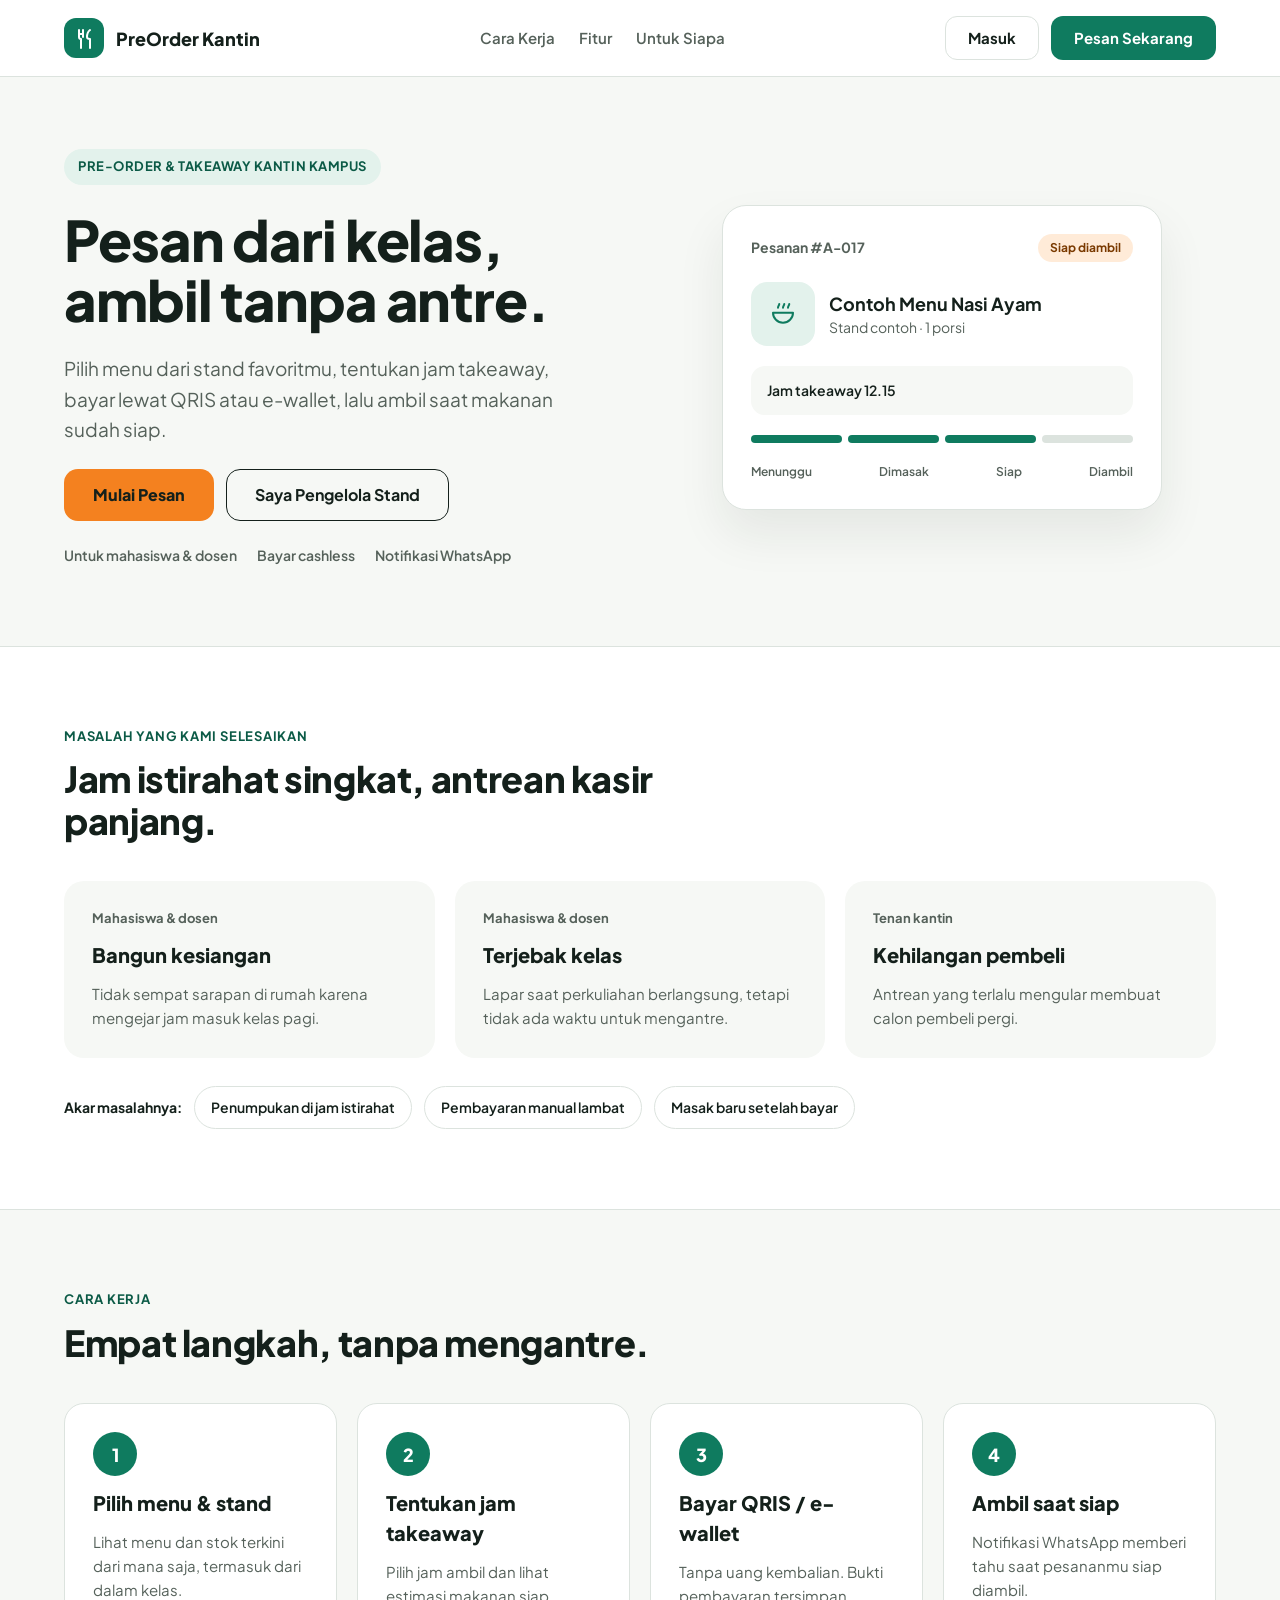
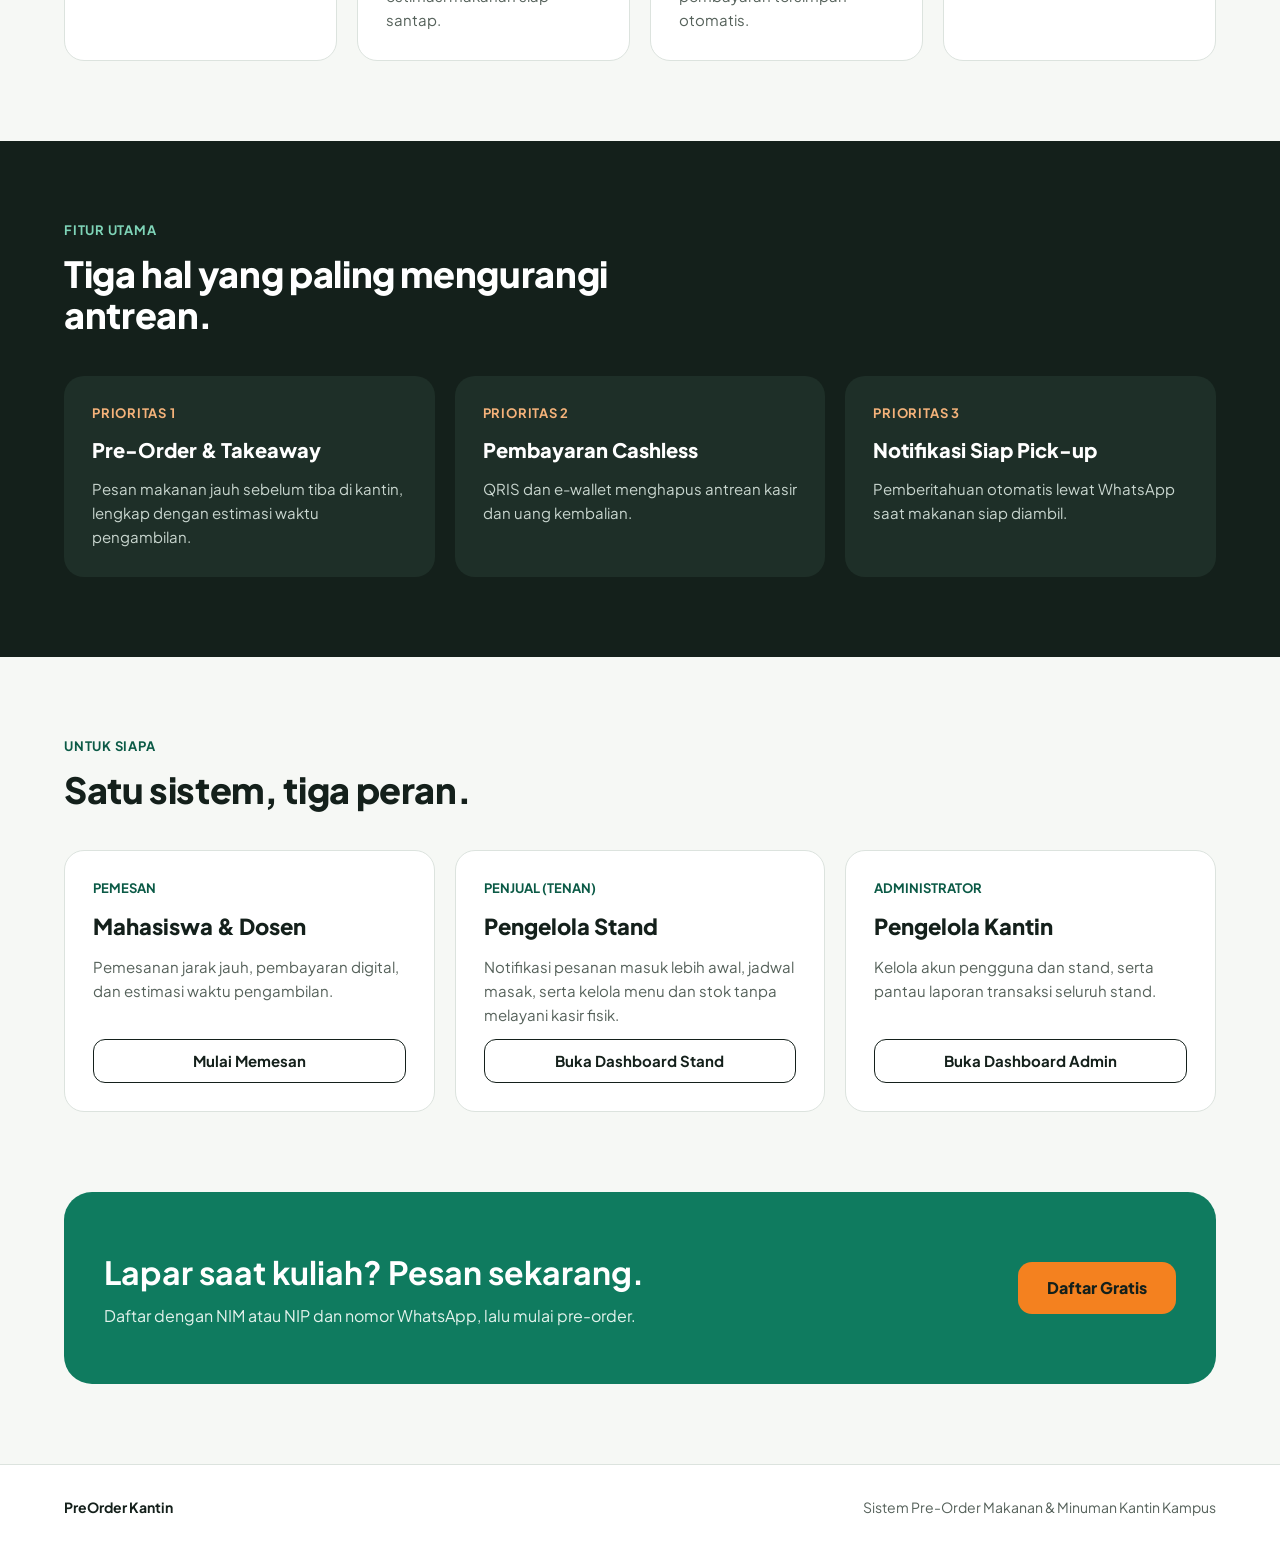
<file: TUGAS UTS WEB APPLICATION/Website-Kantin-PreOrder/index.html>
<!doctype html>
<html lang="id">
<head>
<meta charset="utf-8">
<meta name="viewport" content="width=device-width, initial-scale=1">
<title>PreOrder Kantin - Pesan dari kelas, ambil tanpa antre</title>
<link rel="icon" href="Asset/image/logo.svg">
<link rel="preconnect" href="https://fonts.googleapis.com">
<link href="https://fonts.googleapis.com/css2?family=Plus+Jakarta+Sans:wght@400;500;600;700;800&display=swap" rel="stylesheet">
<link rel="stylesheet" href="Asset/css/style.css">
</head>
<body data-page="beranda">

<header class="nav"><div class="container">
  <a class="brand" href="index.html"><img src="Asset/image/logo.svg" alt="">PreOrder Kantin</a>
  <nav class="nav-links" aria-label="Utama"><a href="#cara">Cara Kerja</a><a href="#fitur">Fitur</a><a href="#peran">Untuk Siapa</a></nav>
  <div class="nav-actions"><a class="btn btn-outline" href="daftar.html">Masuk</a><a class="btn btn-primary" href="menu.html">Pesan Sekarang</a></div>
</div></header>

<main>
<div class="container hero">
  <div>
    <span class="badge">PRE-ORDER &amp; TAKEAWAY KANTIN KAMPUS</span>
    <h1>Pesan dari kelas, ambil tanpa antre.</h1>
    <p class="lead">Pilih menu dari stand favoritmu, tentukan jam takeaway, bayar lewat QRIS atau e-wallet, lalu ambil saat makanan sudah siap.</p>
    <div class="row"><a class="btn btn-orange btn-lg" href="menu.html">Mulai Pesan</a><a class="btn btn-dark btn-lg" href="tenan.html">Saya Pengelola Stand</a></div>
    <div class="tags"><span>Untuk mahasiswa &amp; dosen</span><span>Bayar cashless</span><span>Notifikasi WhatsApp</span></div>
  </div>
  <div>
    <div class="mock" aria-label="Contoh kartu status pesanan">
      <div style="display:flex;justify-content:space-between;align-items:center"><b class="muted" style="font-size:14px">Pesanan #A-017</b><span class="pill wait">Siap diambil</span></div>
      <div style="display:flex;gap:14px;align-items:center"><div style="padding:17px;background:var(--green-soft);border-radius:16px"><img src="Asset/image/bowl.svg" width="30" height="30" alt=""></div><div><b style="font-size:18px">Contoh Menu Nasi Ayam</b><div class="muted" style="font-size:14px">Stand contoh · 1 porsi</div></div></div>
      <div style="padding:14px 16px;background:var(--bg);border-radius:14px;font-size:14px;font-weight:600">Jam takeaway 12.15</div>
      <div class="progress" style="gap:6px"><div class="on"></div><div class="on"></div><div class="on"></div><div></div></div>
      <div style="display:flex;justify-content:space-between;font-size:12px;font-weight:600;color:var(--muted)"><span>Menunggu</span><span>Dimasak</span><span>Siap</span><span>Diambil</span></div>
    </div>
  </div>
</div>

<section class="section white"><div class="container">
  <div class="kicker">MASALAH YANG KAMI SELESAIKAN</div><h2>Jam istirahat singkat, antrean kasir panjang.</h2>
  <div class="grid grid-3">
    <div class="card soft"><span class="tag">Mahasiswa &amp; dosen</span><h3>Bangun kesiangan</h3><p>Tidak sempat sarapan di rumah karena mengejar jam masuk kelas pagi.</p></div>
    <div class="card soft"><span class="tag">Mahasiswa &amp; dosen</span><h3>Terjebak kelas</h3><p>Lapar saat perkuliahan berlangsung, tetapi tidak ada waktu untuk mengantre.</p></div>
    <div class="card soft"><span class="tag">Tenan kantin</span><h3>Kehilangan pembeli</h3><p>Antrean yang terlalu mengular membuat calon pembeli pergi.</p></div>
  </div>
  <div class="chips"><b style="font-size:14px">Akar masalahnya:</b><span class="chip">Penumpukan di jam istirahat</span><span class="chip">Pembayaran manual lambat</span><span class="chip">Masak baru setelah bayar</span></div>
</div></section>

<section class="section" id="cara"><div class="container">
  <div class="kicker">CARA KERJA</div><h2>Empat langkah, tanpa mengantre.</h2>
  <div class="grid grid-4">
    <div class="card"><div class="num">1</div><h3>Pilih menu &amp; stand</h3><p>Lihat menu dan stok terkini dari mana saja, termasuk dari dalam kelas.</p></div>
    <div class="card"><div class="num">2</div><h3>Tentukan jam takeaway</h3><p>Pilih jam ambil dan lihat estimasi makanan siap santap.</p></div>
    <div class="card"><div class="num">3</div><h3>Bayar QRIS / e-wallet</h3><p>Tanpa uang kembalian. Bukti pembayaran tersimpan otomatis.</p></div>
    <div class="card"><div class="num">4</div><h3>Ambil saat siap</h3><p>Notifikasi WhatsApp memberi tahu saat pesananmu siap diambil.</p></div>
  </div>
</div></section>

<section class="section dark" id="fitur"><div class="container">
  <div class="kicker">FITUR UTAMA</div><h2>Tiga hal yang paling mengurangi antrean.</h2>
  <div class="grid grid-3">
    <div class="card darkc"><span class="tag" style="color:#F4B27A;letter-spacing:.06em">PRIORITAS 1</span><h3>Pre-Order &amp; Takeaway</h3><p>Pesan makanan jauh sebelum tiba di kantin, lengkap dengan estimasi waktu pengambilan.</p></div>
    <div class="card darkc"><span class="tag" style="color:#F4B27A;letter-spacing:.06em">PRIORITAS 2</span><h3>Pembayaran Cashless</h3><p>QRIS dan e-wallet menghapus antrean kasir dan uang kembalian.</p></div>
    <div class="card darkc"><span class="tag" style="color:#F4B27A;letter-spacing:.06em">PRIORITAS 3</span><h3>Notifikasi Siap Pick-up</h3><p>Pemberitahuan otomatis lewat WhatsApp saat makanan siap diambil.</p></div>
  </div>
</div></section>

<section class="section" id="peran"><div class="container">
  <div class="kicker">UNTUK SIAPA</div><h2>Satu sistem, tiga peran.</h2>
  <div class="grid grid-3">
    <div class="card"><span class="tag" style="color:var(--green-dark)">PEMESAN</span><h3 style="font-size:22px">Mahasiswa &amp; Dosen</h3><p style="flex:1">Pemesanan jarak jauh, pembayaran digital, dan estimasi waktu pengambilan.</p><a class="btn btn-dark" href="menu.html">Mulai Memesan</a></div>
    <div class="card"><span class="tag" style="color:var(--green-dark)">PENJUAL (TENAN)</span><h3 style="font-size:22px">Pengelola Stand</h3><p style="flex:1">Notifikasi pesanan masuk lebih awal, jadwal masak, serta kelola menu dan stok tanpa melayani kasir fisik.</p><a class="btn btn-dark" href="tenan.html">Buka Dashboard Stand</a></div>
    <div class="card"><span class="tag" style="color:var(--green-dark)">ADMINISTRATOR</span><h3 style="font-size:22px">Pengelola Kantin</h3><p style="flex:1">Kelola akun pengguna dan stand, serta pantau laporan transaksi seluruh stand.</p><a class="btn btn-dark" href="admin.html">Buka Dashboard Admin</a></div>
  </div>
</div></section>

<div class="container" style="padding-bottom:80px"><div class="cta">
  <div><h2>Lapar saat kuliah? Pesan sekarang.</h2><p>Daftar dengan NIM atau NIP dan nomor WhatsApp, lalu mulai pre-order.</p></div>
  <a class="btn btn-orange btn-lg" href="daftar.html">Daftar Gratis</a>
</div></div>
</main>

<footer class="footer"><div class="container"><b style="color:var(--ink)">PreOrder Kantin</b><span>Sistem Pre-Order Makanan &amp; Minuman Kantin Kampus</span></div></footer>
<script src="Asset/js/data.js"></script>
<script src="Asset/js/app.js"></script>
</body>
</html>
</file>
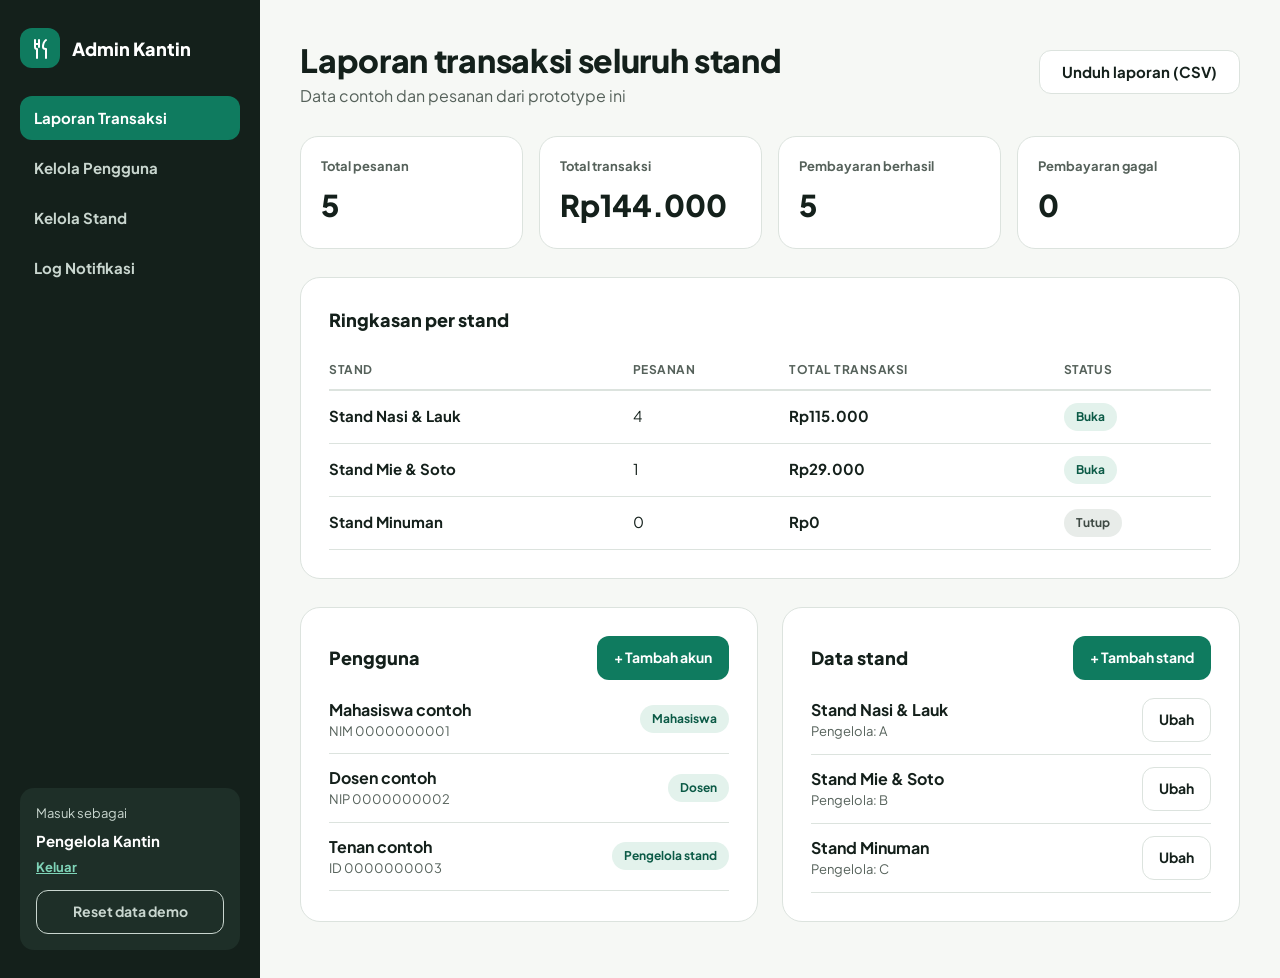
<file: TUGAS UTS WEB APPLICATION/Website-Kantin-PreOrder/admin.html>
<!doctype html>
<html lang="id">
<head>
<meta charset="utf-8">
<meta name="viewport" content="width=device-width, initial-scale=1">
<title>Dashboard Pengelola Kantin - PreOrder Kantin</title>
<link rel="icon" href="Asset/image/logo.svg">
<link rel="preconnect" href="https://fonts.googleapis.com">
<link href="https://fonts.googleapis.com/css2?family=Plus+Jakarta+Sans:wght@400;500;600;700;800&display=swap" rel="stylesheet">
<link rel="stylesheet" href="Asset/css/style.css">
</head>
<body data-page="admin">
<div class="dash">
  <aside class="sidebar">
    <a class="brand" href="index.html"><img src="Asset/image/logo.svg" alt="">Admin Kantin</a>
    <nav aria-label="Dashboard"><a class="on" href="admin.html">Laporan Transaksi</a><a href="#pengguna">Kelola Pengguna</a><a href="#stand">Kelola Stand</a><a href="admin.html">Log Notifikasi</a></nav>
    <div class="me">Masuk sebagai<b>Pengelola Kantin</b><a href="index.html">Keluar</a><button class="btn btn-sm" data-reset type="button" style="color:var(--dark-text);border-color:var(--dark-text);margin-top:6px">Reset data demo</button></div>
  </aside>
  <main class="content">
    <div class="head-row"><div><h1>Laporan transaksi seluruh stand</h1><p class="muted">Data contoh dan pesanan dari prototype ini</p></div><button class="btn btn-outline" id="unduh" type="button">Unduh laporan (CSV)</button></div>
    <div class="tiles4">
      <div class="t"><small>Total pesanan</small><b id="a-pesanan">0</b></div><div class="t"><small>Total transaksi</small><b id="a-total">Rp0</b></div>
      <div class="t"><small>Pembayaran berhasil</small><b id="a-ok">0</b></div><div class="t"><small>Pembayaran gagal</small><b id="a-gagal">0</b></div>
    </div>
    <section class="block"><h2>Ringkasan per stand</h2>
      <div class="table-wrap"><table><thead><tr><th>STAND</th><th>PESANAN</th><th>TOTAL TRANSAKSI</th><th>STATUS</th></tr></thead><tbody id="per-stand"></tbody></table></div></section>
    <div class="two">
      <section class="block" id="pengguna"><div class="head-row"><h2>Pengguna</h2><button class="btn btn-primary btn-sm" type="button">+ Tambah akun</button></div><div id="user-list" style="display:flex;flex-direction:column;gap:12px"></div></section>
      <section class="block" id="stand"><div class="head-row"><h2>Data stand</h2><button class="btn btn-primary btn-sm" type="button">+ Tambah stand</button></div><div id="stand-list" style="display:flex;flex-direction:column;gap:12px"></div></section>
    </div>
  </main>
</div>
<script src="Asset/js/data.js"></script>
<script src="Asset/js/app.js"></script>
</body>
</html>
</file>
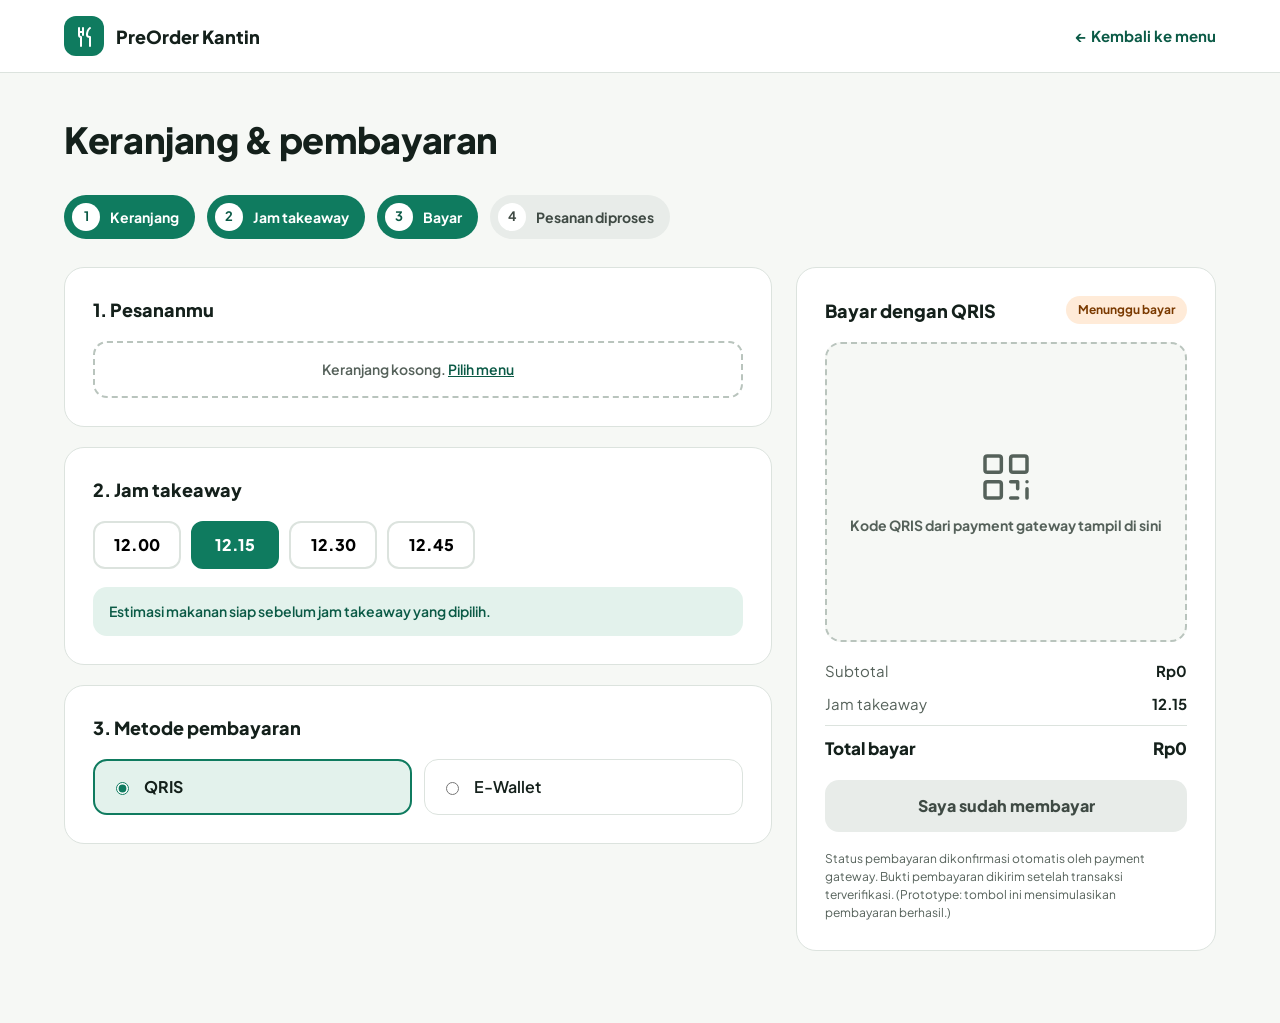
<file: TUGAS UTS WEB APPLICATION/Website-Kantin-PreOrder/checkout.html>
<!doctype html>
<html lang="id">
<head>
<meta charset="utf-8">
<meta name="viewport" content="width=device-width, initial-scale=1">
<title>Keranjang &amp; Pembayaran - PreOrder Kantin</title>
<link rel="icon" href="Asset/image/logo.svg">
<link rel="preconnect" href="https://fonts.googleapis.com">
<link href="https://fonts.googleapis.com/css2?family=Plus+Jakarta+Sans:wght@400;500;600;700;800&display=swap" rel="stylesheet">
<link rel="stylesheet" href="Asset/css/style.css">
</head>
<body data-page="checkout">
<header class="nav"><div class="container">
  <a class="brand" href="index.html"><img src="Asset/image/logo.svg" alt="">PreOrder Kantin</a>
  <a href="menu.html" style="font-weight:700;font-size:15px;color:var(--green-dark)">&larr; Kembali ke menu</a>
</div></header>

<main class="container page">
  <h1>Keranjang &amp; pembayaran</h1>
  <div class="steps"><span class="step on"><i>1</i>Keranjang</span><span class="step on"><i>2</i>Jam takeaway</span><span class="step on"><i>3</i>Bayar</span><span class="step"><i>4</i>Pesanan diproses</span></div>
  <div class="layout">
    <div class="col">
      <section class="block"><h2>1. Pesananmu</h2><div id="co-items" style="display:flex;flex-direction:column;gap:18px"></div></section>
      <section class="block"><h2>2. Jam takeaway</h2><div class="times" id="times"></div><div class="info">Estimasi makanan siap sebelum jam takeaway yang dipilih.</div></section>
      <section class="block"><h2>3. Metode pembayaran</h2>
        <div class="methods"><label><input type="radio" name="bayar" value="QRIS" checked>QRIS</label><label><input type="radio" name="bayar" value="E-Wallet">E-Wallet</label></div></section>
    </div>
    <aside class="block pay" aria-label="Pembayaran">
      <div style="display:flex;justify-content:space-between;align-items:center"><h2>Bayar dengan QRIS</h2><span class="pill wait">Menunggu bayar</span></div>
      <div class="qr"><img src="Asset/image/qr-placeholder.svg" alt="">Kode QRIS dari payment gateway tampil di sini</div>
      <div style="display:flex;flex-direction:column;gap:10px">
        <div class="sum"><span>Subtotal</span><b class="t-total">Rp0</b></div>
        <div class="sum"><span>Jam takeaway</span><b id="t-jam">12.15</b></div>
        <hr class="divider">
        <div class="total"><span>Total bayar</span><span class="t-total">Rp0</span></div>
      </div>
      <button id="pay" class="btn btn-orange btn-lg btn-block" type="button">Saya sudah membayar</button>
      <p class="note">Status pembayaran dikonfirmasi otomatis oleh payment gateway. Bukti pembayaran dikirim setelah transaksi terverifikasi. (Prototype: tombol ini mensimulasikan pembayaran berhasil.)</p>
    </aside>
  </div>
</main>
<script src="Asset/js/data.js"></script>
<script src="Asset/js/app.js"></script>
</body>
</html>
</file>
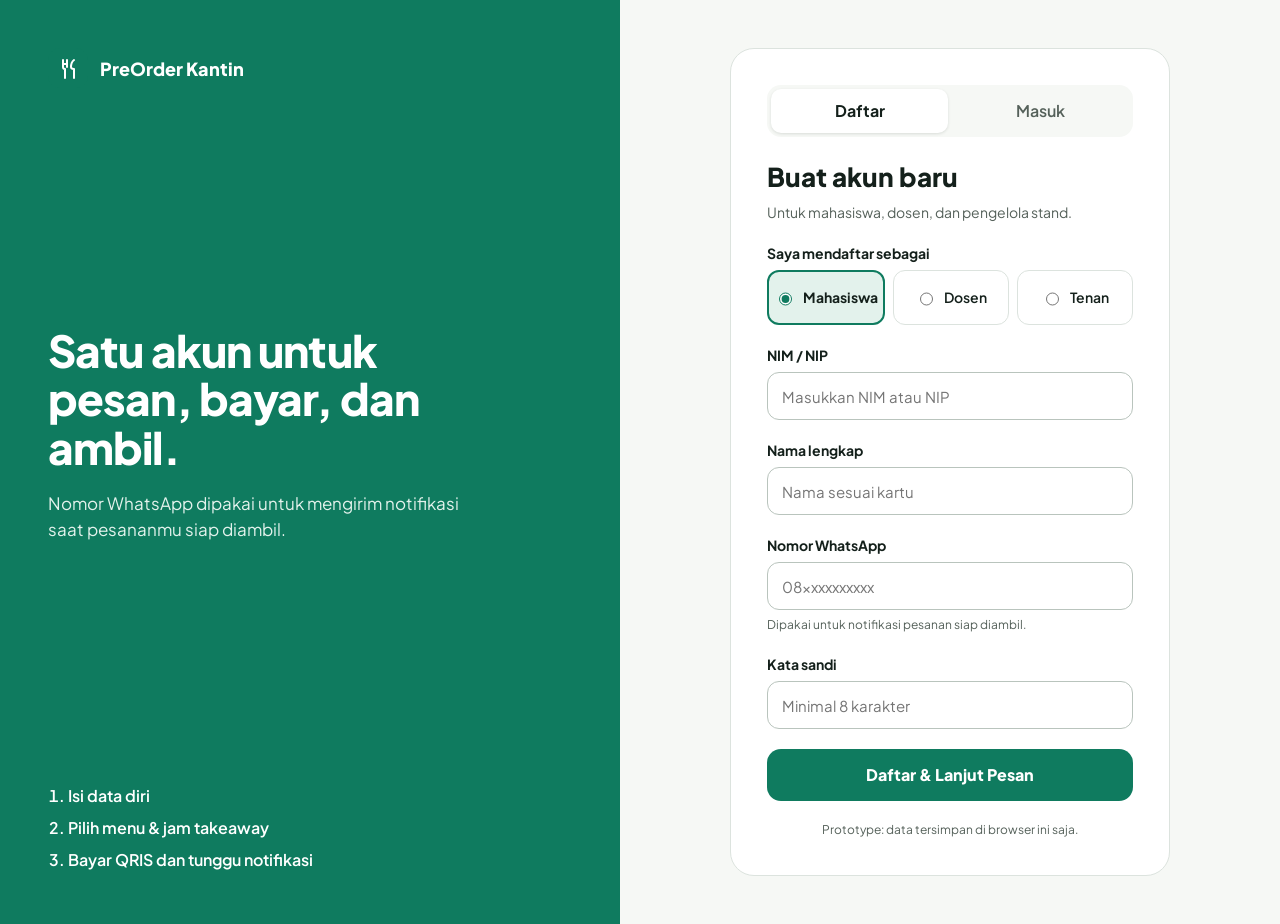
<file: TUGAS UTS WEB APPLICATION/Website-Kantin-PreOrder/daftar.html>
<!doctype html>
<html lang="id">
<head>
<meta charset="utf-8">
<meta name="viewport" content="width=device-width, initial-scale=1">
<title>Daftar &amp; Masuk - PreOrder Kantin</title>
<link rel="icon" href="Asset/image/logo.svg">
<link rel="preconnect" href="https://fonts.googleapis.com">
<link href="https://fonts.googleapis.com/css2?family=Plus+Jakarta+Sans:wght@400;500;600;700;800&display=swap" rel="stylesheet">
<link rel="stylesheet" href="Asset/css/style.css">
</head>
<body data-page="daftar">
<main class="auth">
  <section class="auth-left">
    <a class="brand" href="index.html"><img src="Asset/image/logo.svg" alt="">PreOrder Kantin</a>
    <div><h1>Satu akun untuk pesan, bayar, dan ambil.</h1><p>Nomor WhatsApp dipakai untuk mengirim notifikasi saat pesananmu siap diambil.</p></div>
    <ol style="margin:0;padding-left:20px;font-weight:600;line-height:2"><li>Isi data diri</li><li>Pilih menu &amp; jam takeaway</li><li>Bayar QRIS dan tunggu notifikasi</li></ol>
  </section>
  <section class="auth-right"><div class="auth-card">
    <div class="tabs" role="tablist"><button class="on" data-tab="daftar" type="button">Daftar</button><button data-tab="masuk" type="button">Masuk</button></div>

    <form id="form-daftar" style="display:flex;flex-direction:column;gap:20px">
      <div><h1 style="font-size:26px;font-weight:800">Buat akun baru</h1><p class="muted" style="font-size:14px;margin-top:6px">Untuk mahasiswa, dosen, dan pengelola stand.</p></div>
      <div class="field"><label>Saya mendaftar sebagai</label>
        <div class="roles"><label><input type="radio" name="role" value="mahasiswa" checked>Mahasiswa</label><label><input type="radio" name="role" value="dosen">Dosen</label><label><input type="radio" name="role" value="tenan">Tenan</label></div></div>
      <div class="field"><label for="nim">NIM / NIP</label><input id="nim" name="nim" required placeholder="Masukkan NIM atau NIP"></div>
      <div class="field"><label for="nama">Nama lengkap</label><input id="nama" name="nama" required placeholder="Nama sesuai kartu"></div>
      <div class="field"><label for="wa">Nomor WhatsApp</label><input id="wa" name="wa" type="tel" required placeholder="08xxxxxxxxxx"><span class="hint">Dipakai untuk notifikasi pesanan siap diambil.</span></div>
      <div class="field"><label for="pw">Kata sandi</label><input id="pw" name="pw" type="password" required minlength="8" placeholder="Minimal 8 karakter"></div>
      <button class="btn btn-primary btn-lg btn-block" type="submit" style="font-weight:800">Daftar &amp; Lanjut Pesan</button>
    </form>

    <form id="form-masuk" class="hidden" style="display:flex;flex-direction:column;gap:20px">
      <div><h1 style="font-size:26px;font-weight:800">Masuk</h1><p class="muted" style="font-size:14px;margin-top:6px">Gunakan NIM / NIP dan kata sandimu.</p></div>
      <div class="field"><label>Masuk sebagai</label>
        <div class="roles"><label><input type="radio" name="role" value="mahasiswa" checked>Mahasiswa</label><label><input type="radio" name="role" value="dosen">Dosen</label><label><input type="radio" name="role" value="tenan">Tenan</label></div></div>
      <div class="field"><label for="nim2">NIM / NIP</label><input id="nim2" name="nim" required placeholder="Masukkan NIM atau NIP"></div>
      <div class="field"><label for="pw2">Kata sandi</label><input id="pw2" name="pw" type="password" required placeholder="Kata sandi"></div>
      <button class="btn btn-primary btn-lg btn-block" type="submit" style="font-weight:800">Masuk</button>
    </form>
    <p class="note" style="text-align:center">Prototype: data tersimpan di browser ini saja.</p>
  </div></section>
</main>
<script src="Asset/js/data.js"></script>
<script src="Asset/js/app.js"></script>
</body>
</html>
</file>
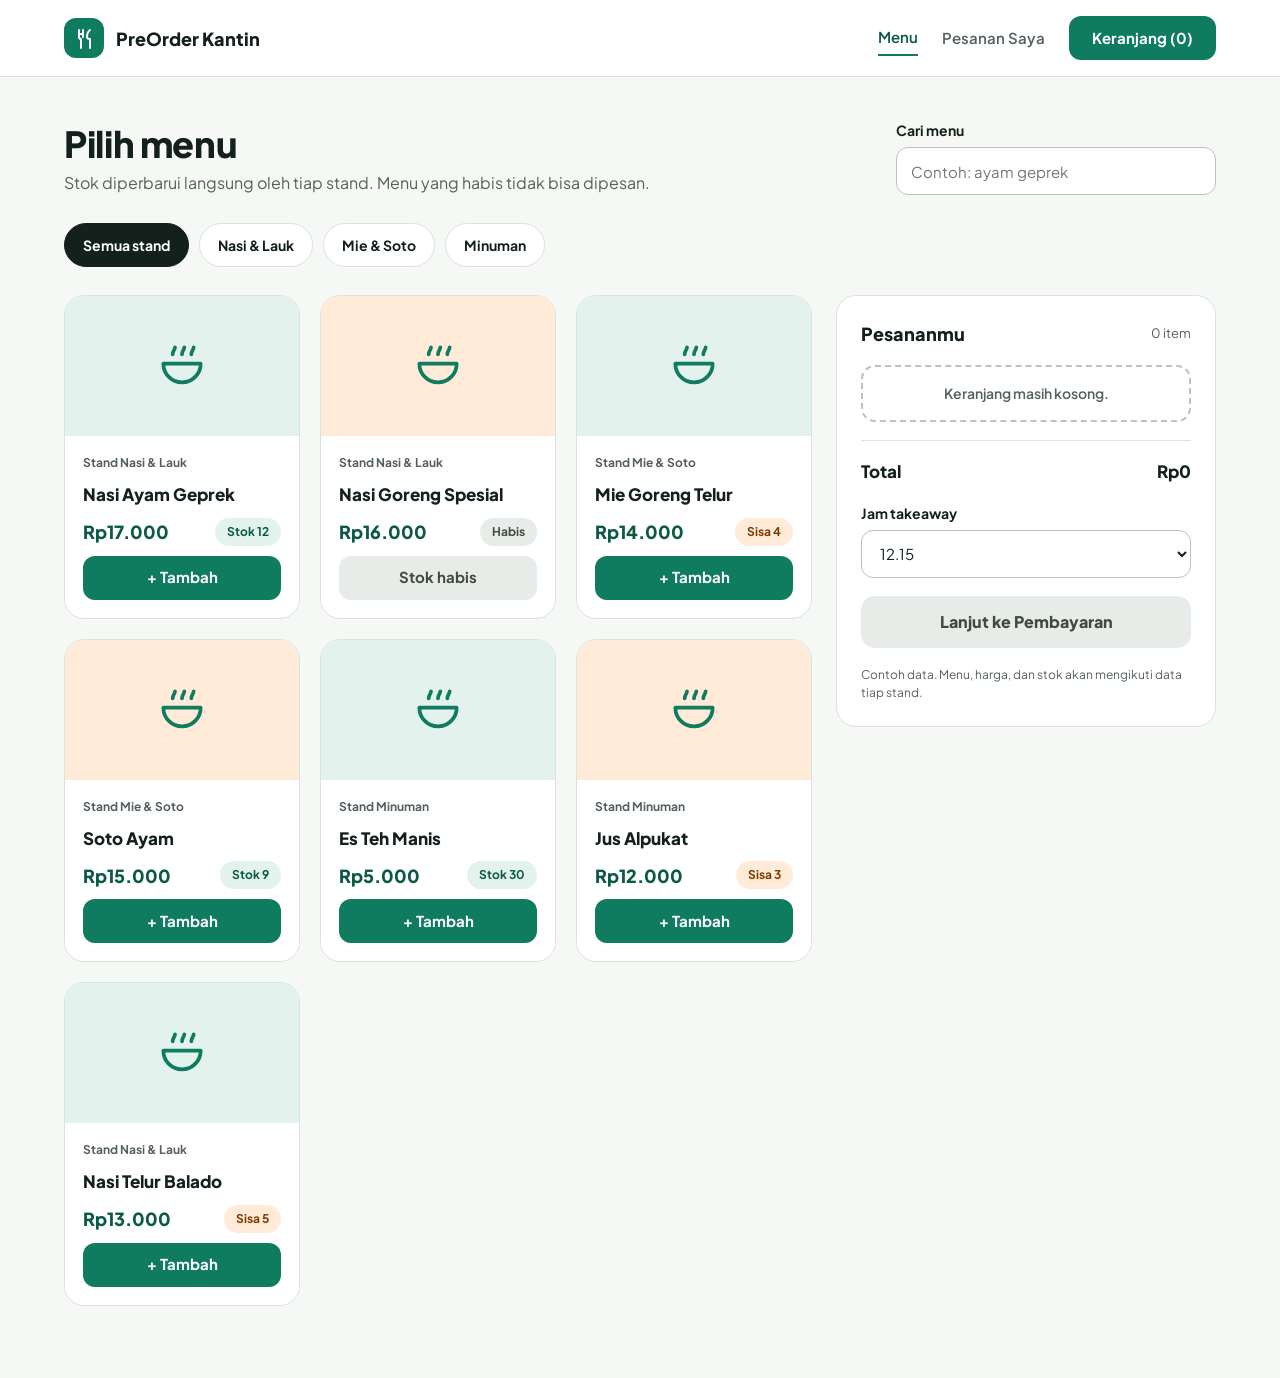
<file: TUGAS UTS WEB APPLICATION/Website-Kantin-PreOrder/menu.html>
<!doctype html>
<html lang="id">
<head>
<meta charset="utf-8">
<meta name="viewport" content="width=device-width, initial-scale=1">
<title>Pilih Menu - PreOrder Kantin</title>
<link rel="icon" href="Asset/image/logo.svg">
<link rel="preconnect" href="https://fonts.googleapis.com">
<link href="https://fonts.googleapis.com/css2?family=Plus+Jakarta+Sans:wght@400;500;600;700;800&display=swap" rel="stylesheet">
<link rel="stylesheet" href="Asset/css/style.css">
</head>
<body data-page="menu">
<header class="nav"><div class="container">
  <a class="brand" href="index.html"><img src="Asset/image/logo.svg" alt="">PreOrder Kantin</a>
  <nav class="nav-links" aria-label="Utama"><a class="active" href="menu.html">Menu</a><a href="status.html">Pesanan Saya</a>
    <a class="btn btn-primary" href="checkout.html" style="color:#fff"><span>Keranjang (<span id="cart-count">0</span>)</span></a></nav>
</div></header>

<main class="container page">
  <div class="page-head">
    <div><h1>Pilih menu</h1><p class="muted">Stok diperbarui langsung oleh tiap stand. Menu yang habis tidak bisa dipesan.</p></div>
    <div class="field"><label for="cari">Cari menu</label><input id="cari" type="search" placeholder="Contoh: ayam geprek"></div>
  </div>
  <div class="stand-chips" id="stand-chips" aria-label="Filter stand"></div>
  <div class="layout">
    <div class="menu-grid" id="menu-grid" aria-live="polite"></div>
    <aside class="side" aria-label="Keranjang">
      <div style="display:flex;justify-content:space-between;align-items:center"><h3>Pesananmu</h3><span class="muted" id="cart-n" style="font-size:13px">0 item</span></div>
      <div id="cart-items" style="display:flex;flex-direction:column;gap:14px"></div>
      <hr class="divider">
      <div class="total"><span>Total</span><span id="cart-total">Rp0</span></div>
      <div class="field"><label for="jam">Jam takeaway</label><select id="jam"></select></div>
      <a id="go-checkout" class="btn btn-orange btn-lg btn-block" href="checkout.html">Lanjut ke Pembayaran</a>
      <p class="note">Contoh data. Menu, harga, dan stok akan mengikuti data tiap stand.</p>
    </aside>
  </div>
</main>
<script src="Asset/js/data.js"></script>
<script src="Asset/js/app.js"></script>
</body>
</html>
</file>
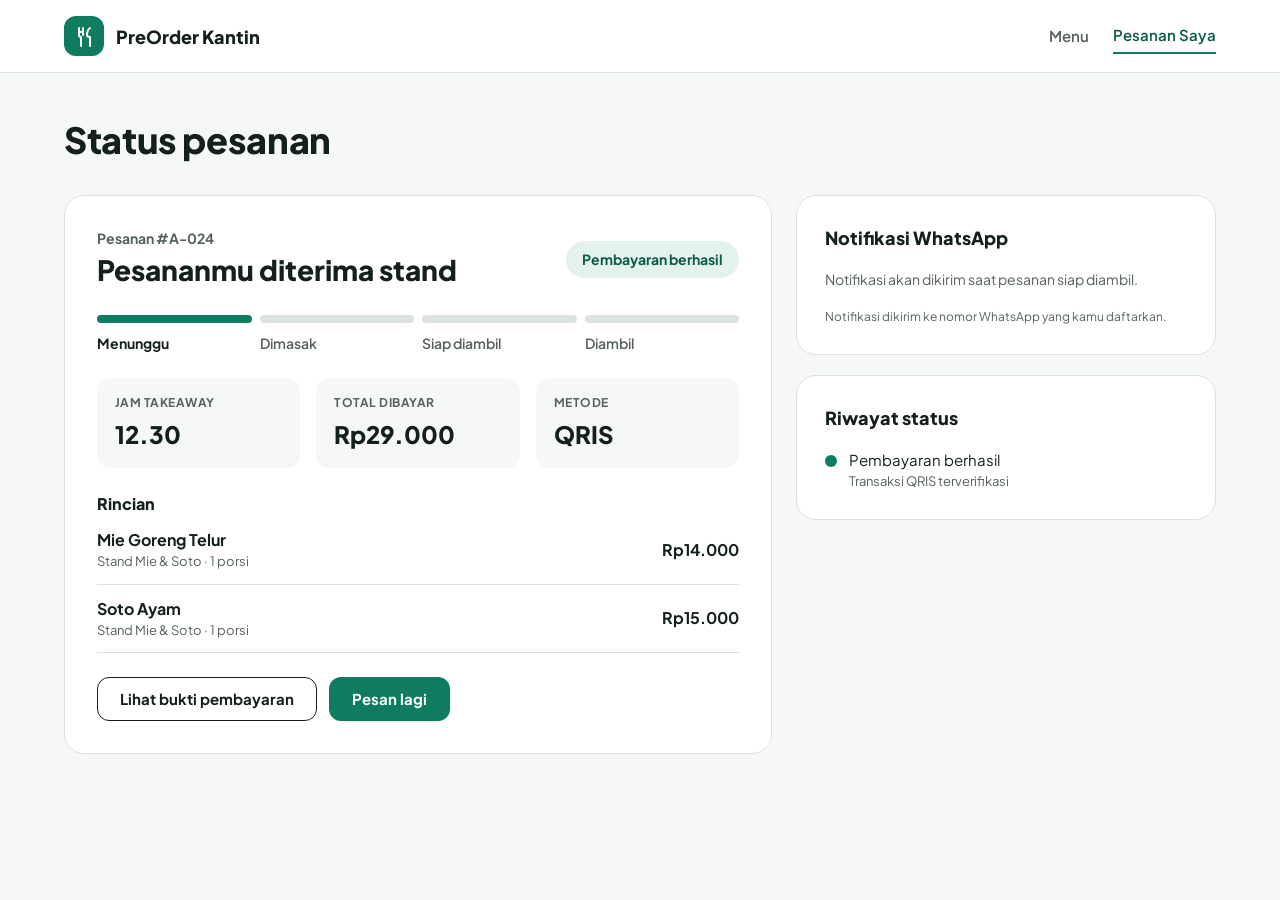
<file: TUGAS UTS WEB APPLICATION/Website-Kantin-PreOrder/status.html>
<!doctype html>
<html lang="id">
<head>
<meta charset="utf-8">
<meta name="viewport" content="width=device-width, initial-scale=1">
<title>Status Pesanan - PreOrder Kantin</title>
<link rel="icon" href="Asset/image/logo.svg">
<link rel="preconnect" href="https://fonts.googleapis.com">
<link href="https://fonts.googleapis.com/css2?family=Plus+Jakarta+Sans:wght@400;500;600;700;800&display=swap" rel="stylesheet">
<link rel="stylesheet" href="Asset/css/style.css">
</head>
<body data-page="status">
<header class="nav"><div class="container">
  <a class="brand" href="index.html"><img src="Asset/image/logo.svg" alt="">PreOrder Kantin</a>
  <nav class="nav-links" aria-label="Utama"><a href="menu.html">Menu</a><a class="active" href="status.html">Pesanan Saya</a></nav>
</div></header>

<main class="container page">
  <h1>Status pesanan</h1>
  <div id="empty" class="block hidden"><h2>Belum ada pesanan</h2><p class="muted">Pesanan yang sudah dibayar akan muncul di sini.</p><a class="btn btn-primary" href="menu.html" style="align-self:flex-start">Pilih menu</a></div>
  <div class="layout" id="detail">
    <section class="block col" style="padding:32px;gap:24px">
      <div style="display:flex;flex-wrap:wrap;justify-content:space-between;align-items:center;gap:12px">
        <div><div class="muted" id="o-no" style="font-size:14px;font-weight:700"></div><h2 id="o-title" style="font-size:28px"></h2></div>
        <span class="pill ok" style="font-size:14px;padding:8px 16px">Pembayaran berhasil</span>
      </div>
      <div class="progress" id="o-progress"></div>
      <div class="tiles"><div class="tile"><small>JAM TAKEAWAY</small><b id="o-jam"></b></div><div class="tile"><small>TOTAL DIBAYAR</small><b id="o-total"></b></div><div class="tile"><small>METODE</small><b id="o-metode"></b></div></div>
      <div style="display:flex;flex-direction:column;gap:12px"><h2 style="font-size:16px">Rincian</h2><div id="o-items" style="display:flex;flex-direction:column;gap:12px"></div></div>
      <div class="row"><button class="btn btn-dark" id="proof" type="button">Lihat bukti pembayaran</button><a class="btn btn-primary" href="menu.html">Pesan lagi</a></div>
    </section>
    <aside style="flex:1 1 340px;max-width:420px;display:flex;flex-direction:column;gap:20px">
      <section class="block"><h2>Notifikasi WhatsApp</h2>
        <div class="bubble hidden" id="wa"><span id="wa-text"></span><div class="muted" style="font-size:12px;font-weight:400;margin-top:6px">Contoh isi pesan</div></div>
        <p class="muted" id="wa-none" style="font-size:14px">Notifikasi akan dikirim saat pesanan siap diambil.</p>
        <p class="note">Notifikasi dikirim ke nomor WhatsApp yang kamu daftarkan.</p></section>
      <section class="block"><h2>Riwayat status</h2><div class="log" id="o-log"></div></section>
    </aside>
  </div>
</main>
<script src="Asset/js/data.js"></script>
<script src="Asset/js/app.js"></script>
</body>
</html>
</file>
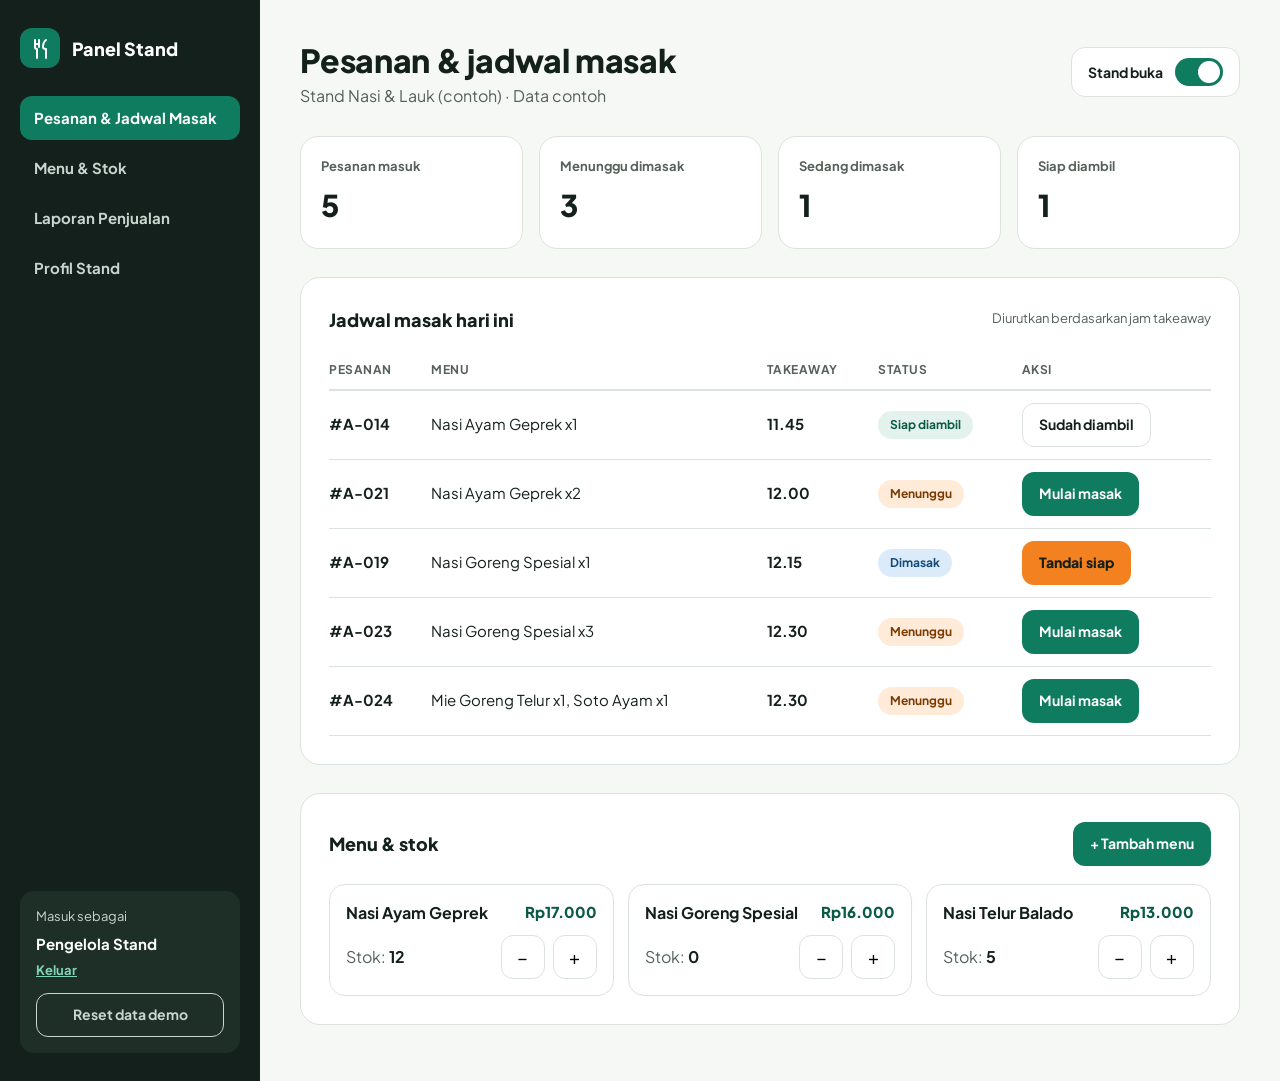
<file: TUGAS UTS WEB APPLICATION/Website-Kantin-PreOrder/tenan.html>
<!doctype html>
<html lang="id">
<head>
<meta charset="utf-8">
<meta name="viewport" content="width=device-width, initial-scale=1">
<title>Dashboard Pengelola Stand - PreOrder Kantin</title>
<link rel="icon" href="Asset/image/logo.svg">
<link rel="preconnect" href="https://fonts.googleapis.com">
<link href="https://fonts.googleapis.com/css2?family=Plus+Jakarta+Sans:wght@400;500;600;700;800&display=swap" rel="stylesheet">
<link rel="stylesheet" href="Asset/css/style.css">
</head>
<body data-page="tenan">
<div class="dash">
  <aside class="sidebar">
    <a class="brand" href="index.html"><img src="Asset/image/logo.svg" alt="">Panel Stand</a>
    <nav aria-label="Dashboard"><a class="on" href="tenan.html">Pesanan &amp; Jadwal Masak</a><a href="#menu-stok">Menu &amp; Stok</a><a href="admin.html">Laporan Penjualan</a><a href="tenan.html">Profil Stand</a></nav>
    <div class="me">Masuk sebagai<b>Pengelola Stand</b><a href="index.html">Keluar</a><button class="btn btn-sm" data-reset type="button" style="color:var(--dark-text);border-color:var(--dark-text);margin-top:6px">Reset data demo</button></div>
  </aside>
  <main class="content">
    <div class="head-row">
      <div><h1>Pesanan &amp; jadwal masak</h1><p class="muted">Stand Nasi &amp; Lauk (contoh) · Data contoh</p></div>
      <div class="toggle"><span id="open-label">Stand buka</span><button class="switch" id="open" type="button" aria-pressed="true" aria-label="Stand buka"></button></div>
    </div>
    <div class="tiles4">
      <div class="t"><small>Pesanan masuk</small><b id="k-total">0</b></div><div class="t"><small>Menunggu dimasak</small><b id="k-wait">0</b></div>
      <div class="t"><small>Sedang dimasak</small><b id="k-cook">0</b></div><div class="t"><small>Siap diambil</small><b id="k-ready">0</b></div>
    </div>
    <section class="block"><div class="head-row"><h2>Jadwal masak hari ini</h2><span class="muted" style="font-size:13px">Diurutkan berdasarkan jam takeaway</span></div>
      <div class="table-wrap"><table><thead><tr><th>PESANAN</th><th>MENU</th><th>TAKEAWAY</th><th>STATUS</th><th>AKSI</th></tr></thead><tbody id="jadwal"></tbody></table></div></section>
    <section class="block"><div class="head-row"><h2>Menu &amp; stok</h2><button class="btn btn-primary btn-sm" type="button">+ Tambah menu</button></div><div class="mini-grid" id="menu-stok"></div></section>
  </main>
</div>
<script src="Asset/js/data.js"></script>
<script src="Asset/js/app.js"></script>
</body>
</html>
</file>
<file: TUGAS UTS WEB APPLICATION/Website-Kantin-PreOrder/Asset/css/style.css>
/* PreOrder Kantin - stylesheet bersama */
:root{
  --ink:#14201B; --muted:#55615A; --line:#DCE3DE; --bg:#F6F8F5; --white:#fff;
  --green:#0F7B5F; --green-dark:#0B5A46; --green-soft:#E3F2EC;
  --orange:#F4811F; --orange-soft:#FFEBD8; --orange-text:#7A3A00;
  --dark-card:#1E2F28; --dark-text:#C9D6CF; --mint:#7FD4B8;
  --blue-soft:#DCEBFA; --blue-text:#124A7A; --grey-soft:#E8ECE9; --grey-text:#3F4A44; --field:#B9C4BD;
}
*{box-sizing:border-box}
body{margin:0;font-family:'Plus Jakarta Sans',system-ui,sans-serif;color:var(--ink);background:var(--bg);line-height:1.5}
a{color:inherit;text-decoration:none}
img{display:block;max-width:100%}
h1,h2,h3,p{margin:0}
button{font:inherit;cursor:pointer}
.container{max-width:1200px;margin:0 auto;padding:0 24px}
.muted{color:var(--muted)}
.hidden{display:none!important}

/* nav */
.nav{background:var(--white);border-bottom:1px solid var(--line)}
.nav .container{display:flex;flex-wrap:wrap;align-items:center;justify-content:space-between;gap:16px;padding-top:16px;padding-bottom:16px}
.brand{display:flex;align-items:center;gap:12px;font-weight:800;font-size:18px}
.brand img{width:40px;height:40px}
.nav-links{display:flex;flex-wrap:wrap;align-items:center;gap:24px;font-weight:600;font-size:15px;color:var(--muted)}
.nav-links a.active{color:var(--green-dark);border-bottom:2px solid var(--green);padding:6px 0}
.nav-actions{display:flex;flex-wrap:wrap;gap:12px}

/* buttons */
.btn{display:inline-flex;align-items:center;justify-content:center;gap:8px;min-height:44px;padding:0 22px;border-radius:12px;border:1.5px solid transparent;font-weight:700;font-size:15px;background:none;color:var(--ink)}
.btn-primary{background:var(--green);color:#fff}
.btn-orange{background:var(--orange);color:var(--ink);font-weight:800}
.btn-outline{border-color:var(--line);background:#fff}
.btn-dark{border-color:var(--ink)}
.btn-lg{min-height:52px;padding:0 28px;font-size:16px;border-radius:14px}
.btn-block{width:100%}
.btn-disabled,.btn:disabled{background:var(--grey-soft);color:var(--grey-text);cursor:not-allowed}
.btn-sm{min-height:44px;padding:0 16px;font-size:14px}

/* hero */
.hero{display:flex;flex-wrap:wrap;align-items:center;gap:56px;padding:72px 24px 80px}
.hero>div{flex:1 1 440px}
.badge{display:inline-block;padding:8px 14px;border-radius:999px;background:var(--green-soft);color:var(--green-dark);font-weight:700;font-size:13px;letter-spacing:.04em}
.hero h1{font-size:56px;line-height:1.08;font-weight:800;letter-spacing:-.02em;margin:24px 0}
.hero p.lead{font-size:19px;color:var(--muted);max-width:520px;line-height:1.6}
.row{display:flex;flex-wrap:wrap;gap:12px}
.hero .row{margin-top:24px}
.tags{display:flex;flex-wrap:wrap;gap:20px;margin-top:24px;font-size:14px;font-weight:600;color:var(--muted)}
.mock{width:100%;max-width:440px;margin:0 auto;background:#fff;border:1px solid var(--line);border-radius:24px;padding:28px;display:flex;flex-direction:column;gap:20px;box-shadow:0 24px 48px rgba(20,32,27,.08)}

/* sections */
.section{padding:80px 0}
.section.white{background:#fff;border-top:1px solid var(--line);border-bottom:1px solid var(--line)}
.section.dark{background:var(--ink);color:#fff}
.kicker{font-size:13px;font-weight:700;letter-spacing:.06em;color:var(--green-dark)}
.dark .kicker{color:var(--mint)}
.section h2{font-size:36px;line-height:1.15;font-weight:800;letter-spacing:-.01em;margin:12px 0 40px;max-width:640px}
.grid{display:grid;gap:20px}
.grid-3{grid-template-columns:repeat(auto-fit,minmax(280px,1fr))}
.grid-4{grid-template-columns:repeat(auto-fit,minmax(240px,1fr))}
.card{background:#fff;border:1px solid var(--line);border-radius:20px;padding:28px;display:flex;flex-direction:column;gap:12px}
.card.soft{background:var(--bg);border:0}
.card.darkc{background:var(--dark-card);border:0;color:#fff}
.card.darkc p{color:var(--dark-text)}
.card h3{font-size:20px;font-weight:800}
.card p{font-size:15px;color:var(--muted);line-height:1.6}
.card .tag{font-size:13px;font-weight:700;color:var(--muted)}
.num{width:44px;height:44px;border-radius:50%;background:var(--green);color:#fff;display:flex;align-items:center;justify-content:center;font-weight:800;font-size:18px}
.chips{display:flex;flex-wrap:wrap;gap:12px;align-items:center;margin-top:28px}
.chip{padding:10px 16px;border-radius:999px;border:1.5px solid var(--line);font-size:14px;font-weight:600;background:#fff}
.cta{background:var(--green);color:#fff;border-radius:28px;padding:56px 40px;display:flex;flex-wrap:wrap;align-items:center;justify-content:space-between;gap:24px}
.cta h2{margin:0 0 8px;font-size:32px}
.cta p{color:var(--green-soft)}
.footer{background:#fff;border-top:1px solid var(--line)}
.footer .container{display:flex;flex-wrap:wrap;justify-content:space-between;gap:16px;padding-top:32px;padding-bottom:32px;font-size:14px;color:var(--muted)}

/* status pills */
.pill{display:inline-block;padding:5px 12px;border-radius:999px;font-size:12px;font-weight:700;white-space:nowrap}
.pill.wait{background:var(--orange-soft);color:var(--orange-text)}
.pill.cook{background:var(--blue-soft);color:var(--blue-text)}
.pill.ready,.pill.ok{background:var(--green-soft);color:var(--green-dark)}
.pill.off{background:var(--grey-soft);color:var(--grey-text)}
.pill.done{background:var(--grey-soft);color:var(--grey-text)}

/* forms */
.field{display:flex;flex-direction:column;gap:6px}
.field label{font-size:14px;font-weight:700}
.field input,.field select{height:48px;padding:0 14px;border:1.5px solid var(--field);border-radius:12px;font:inherit;font-size:15px;background:#fff;color:var(--ink)}
.field .hint{font-size:12px;color:var(--muted)}
.field input:focus,.field select:focus,.btn:focus-visible,button:focus-visible{outline:3px solid var(--orange);outline-offset:2px}
.auth{display:flex;flex-wrap:wrap;min-height:100vh}
.auth-left{flex:1 1 480px;background:var(--green);color:#fff;padding:48px;display:flex;flex-direction:column;justify-content:space-between;gap:48px}
.auth-left h1{font-size:44px;line-height:1.1;font-weight:800;letter-spacing:-.02em;max-width:440px}
.auth-left p{color:var(--green-soft);font-size:17px;max-width:440px;margin-top:20px}
.auth-right{flex:1 1 520px;display:flex;align-items:center;justify-content:center;padding:48px 24px}
.auth-card{width:100%;max-width:440px;background:#fff;border:1px solid var(--line);border-radius:24px;padding:36px;display:flex;flex-direction:column;gap:20px}
.tabs{display:flex;gap:4px;padding:4px;background:var(--bg);border-radius:14px}
.tabs button{flex:1;min-height:44px;border:0;border-radius:10px;background:none;font-weight:600;color:var(--muted)}
.tabs button.on{background:#fff;color:var(--ink);font-weight:700;box-shadow:0 1px 3px rgba(20,32,27,.12)}
.roles{display:flex;gap:8px}
.roles label{flex:1;min-height:44px;display:flex;align-items:center;justify-content:center;gap:8px;border:1.5px solid var(--line);border-radius:12px;font-weight:600;font-size:14px;cursor:pointer}
.roles label:has(input:checked){border:2px solid var(--green);background:var(--green-soft);font-weight:700}
.roles input{accent-color:var(--green)}

/* menu page */
.page{padding:40px 24px 72px;display:flex;flex-direction:column;gap:28px}
.page h1{font-size:36px;font-weight:800;letter-spacing:-.01em}
.page-head{display:flex;flex-wrap:wrap;align-items:flex-end;justify-content:space-between;gap:16px}
.page-head .field{flex:0 1 320px;min-width:240px}
.stand-chips{display:flex;flex-wrap:wrap;gap:10px}
.stand-chips button{min-height:44px;padding:0 18px;border-radius:999px;border:1.5px solid var(--line);background:#fff;font-weight:700;font-size:14px;color:var(--ink)}
.stand-chips button.on{background:var(--ink);border-color:var(--ink);color:#fff}
.layout{display:flex;flex-wrap:wrap;gap:24px;align-items:flex-start}
.menu-grid{flex:1 1 640px;min-width:0;display:grid;grid-template-columns:repeat(auto-fill,minmax(230px,1fr));gap:20px}
.menu-card{background:#fff;border:1px solid var(--line);border-radius:20px;overflow:hidden;display:flex;flex-direction:column}
.menu-card .photo{height:140px;display:flex;align-items:center;justify-content:center;background:var(--green-soft)}
.menu-card .photo.alt{background:var(--orange-soft)}
.menu-card .photo img{width:56px;height:56px}
.menu-card .body{padding:18px;display:flex;flex-direction:column;gap:10px;flex:1}
.menu-card .stand{font-size:12px;font-weight:700;color:var(--muted)}
.menu-card .name{font-size:17px;font-weight:800}
.menu-card .meta{display:flex;align-items:center;justify-content:space-between;gap:8px;margin-top:auto}
.price{font-size:18px;font-weight:800;color:var(--green-dark)}
.side{flex:1 1 320px;max-width:380px;background:#fff;border:1px solid var(--line);border-radius:20px;padding:24px;display:flex;flex-direction:column;gap:18px}
.side h3{font-size:18px;font-weight:800}
.line-item{display:flex;justify-content:space-between;gap:12px;font-size:15px}
.line-item small{display:block;color:var(--muted);font-size:13px}
.divider{height:1px;background:var(--line);border:0;margin:0;width:100%}
.total{display:flex;justify-content:space-between;font-size:17px;font-weight:800}
.empty{padding:16px;border:2px dashed var(--field);border-radius:14px;text-align:center;font-size:14px;font-weight:600;color:var(--muted)}
.note{font-size:12px;color:var(--muted);line-height:1.5}

/* checkout */
.steps{display:flex;flex-wrap:wrap;gap:12px}
.step{display:flex;align-items:center;gap:10px;padding:8px 16px 8px 8px;border-radius:999px;background:var(--grey-soft);color:var(--grey-text);font-weight:700;font-size:14px}
.step i{font-style:normal;width:28px;height:28px;border-radius:50%;background:#fff;display:flex;align-items:center;justify-content:center;font-size:13px}
.step.on{background:var(--green);color:#fff}
.step.on i{color:var(--green-dark)}
.col{display:flex;flex-direction:column;gap:20px;flex:1 1 560px;min-width:0}
.block{background:#fff;border:1px solid var(--line);border-radius:20px;padding:28px;display:flex;flex-direction:column;gap:18px}
.block h2{font-size:18px;font-weight:800}
.order-item{display:flex;flex-wrap:wrap;align-items:center;justify-content:space-between;gap:12px}
.order-item small{display:block;color:var(--muted);font-size:13px}
.qty{display:flex;align-items:center;border:1.5px solid var(--line);border-radius:12px}
.qty button{width:44px;height:44px;border:0;background:none;font-size:20px}
.qty span{min-width:28px;text-align:center;font-weight:800}
.times{display:flex;flex-wrap:wrap;gap:10px}
.times button{min-height:48px;min-width:88px;padding:0 18px;border-radius:12px;border:2px solid var(--line);background:#fff;font-weight:800;font-size:16px}
.times button.on{background:var(--green);border-color:var(--green);color:#fff}
.info{display:flex;align-items:center;gap:10px;padding:14px 16px;border-radius:14px;background:var(--green-soft);color:var(--green-dark);font-size:14px;font-weight:600}
.methods{display:flex;flex-wrap:wrap;gap:12px}
.methods label{flex:1 1 200px;min-height:56px;padding:0 16px;display:flex;align-items:center;gap:12px;border:1.5px solid var(--line);border-radius:14px;font-weight:600;cursor:pointer}
.methods label:has(input:checked){border:2px solid var(--green);background:var(--green-soft);font-weight:700}
.methods input{accent-color:var(--green)}
.pay{flex:1 1 340px;max-width:420px}
.qr{aspect-ratio:1/1;max-height:300px;width:100%;border:2px dashed var(--field);border-radius:16px;background:var(--bg);display:flex;flex-direction:column;align-items:center;justify-content:center;gap:10px;text-align:center;padding:16px;font-size:14px;font-weight:700;color:var(--muted)}
.qr img{width:56px;height:56px}
.sum{display:flex;justify-content:space-between;font-size:15px}
.sum span:first-child{color:var(--muted)}

/* status */
.progress{display:grid;grid-template-columns:repeat(4,minmax(0,1fr));gap:8px}
.progress div{display:flex;flex-direction:column;gap:10px;font-size:14px;font-weight:600;color:var(--muted)}
.progress div::before{content:"";height:8px;border-radius:4px;background:var(--line)}
.progress div.on{color:var(--ink);font-weight:700}
.progress div.on::before{background:var(--green)}
.tiles{display:flex;flex-wrap:wrap;gap:16px}
.tile{flex:1 1 180px;background:var(--bg);border-radius:14px;padding:16px 18px;display:flex;flex-direction:column;gap:4px}
.tile small{font-size:12px;font-weight:700;color:var(--muted);letter-spacing:.04em}
.tile b{font-size:24px;font-weight:800}
.bubble{background:var(--green-soft);border-radius:16px 16px 16px 4px;padding:16px 18px;font-size:15px;font-weight:600;line-height:1.5}
.log{display:flex;flex-direction:column;gap:16px}
.log div{display:flex;gap:12px;align-items:flex-start;font-size:15px}
.log div::before{content:"";width:12px;height:12px;border-radius:50%;background:var(--green);margin-top:6px;flex:none}
.log small{display:block;color:var(--muted);font-size:13px}

/* dashboard */
.dash{display:flex;flex-wrap:wrap;min-height:100vh}
.sidebar{flex:1 1 260px;max-width:280px;background:var(--ink);color:#fff;padding:28px 20px;display:flex;flex-direction:column;gap:28px}
.sidebar .brand img{width:40px;height:40px}
.sidebar nav{display:flex;flex-direction:column;gap:6px}
.sidebar nav a{min-height:44px;padding:0 14px;display:flex;align-items:center;border-radius:12px;font-weight:700;font-size:15px;color:var(--dark-text)}
.sidebar nav a.on{background:var(--green);color:#fff}
.me{margin-top:auto;padding:16px;border-radius:14px;background:var(--dark-card);display:flex;flex-direction:column;gap:6px;font-size:13px;color:var(--dark-text)}
.me b{font-size:15px;color:#fff}
.me a{font-weight:700;color:var(--mint);text-decoration:underline}
.content{flex:999 1 640px;min-width:0;padding:36px 40px 56px;display:flex;flex-direction:column;gap:28px}
.content h1{font-size:32px;font-weight:800;letter-spacing:-.01em}
.tiles4{display:grid;grid-template-columns:repeat(auto-fit,minmax(190px,1fr));gap:16px}
.tiles4 .t{background:#fff;border:1px solid var(--line);border-radius:18px;padding:20px;display:flex;flex-direction:column;gap:6px}
.tiles4 small{font-size:13px;font-weight:700;color:var(--muted)}
.tiles4 b{font-size:30px;font-weight:800}
.table-wrap{overflow-x:auto}
table{width:100%;border-collapse:collapse;min-width:640px}
th{text-align:left;font-size:12px;font-weight:700;letter-spacing:.04em;color:var(--muted);padding:10px 12px 10px 0;border-bottom:2px solid var(--line)}
td{padding:12px 12px 12px 0;border-bottom:1px solid var(--line);font-size:15px}
.toggle{display:flex;align-items:center;gap:12px;padding:10px 16px;background:#fff;border:1px solid var(--line);border-radius:14px;font-weight:700;font-size:14px}
.switch{width:48px;height:28px;border-radius:14px;background:var(--field);border:0;position:relative;padding:0}
.switch::after{content:"";position:absolute;top:3px;left:3px;width:22px;height:22px;border-radius:50%;background:#fff;transition:left .15s}
.switch[aria-pressed="true"]{background:var(--green)}
.switch[aria-pressed="true"]::after{left:23px}
.mini-grid{display:grid;grid-template-columns:repeat(auto-fit,minmax(260px,1fr));gap:14px}
.mini{border:1px solid var(--line);border-radius:16px;padding:16px;display:flex;flex-direction:column;gap:10px}
.mini .r{display:flex;justify-content:space-between;align-items:center;gap:8px}
.mini .sq{display:flex;gap:8px}
.mini .sq button{width:44px;height:44px;border-radius:12px;border:1.5px solid var(--line);background:#fff;font-size:18px}
.two{display:flex;flex-wrap:wrap;gap:24px}
.two>.block{flex:1 1 420px}
.rowline{display:flex;justify-content:space-between;align-items:center;gap:12px;padding-bottom:12px;border-bottom:1px solid var(--line)}
.rowline small{display:block;font-size:13px;color:var(--muted)}
.head-row{display:flex;flex-wrap:wrap;justify-content:space-between;align-items:center;gap:16px}

@media (max-width:640px){
  .hero h1{font-size:40px}
  .content{padding:24px 16px 40px}
  .section h2{font-size:28px}
}
</file>
